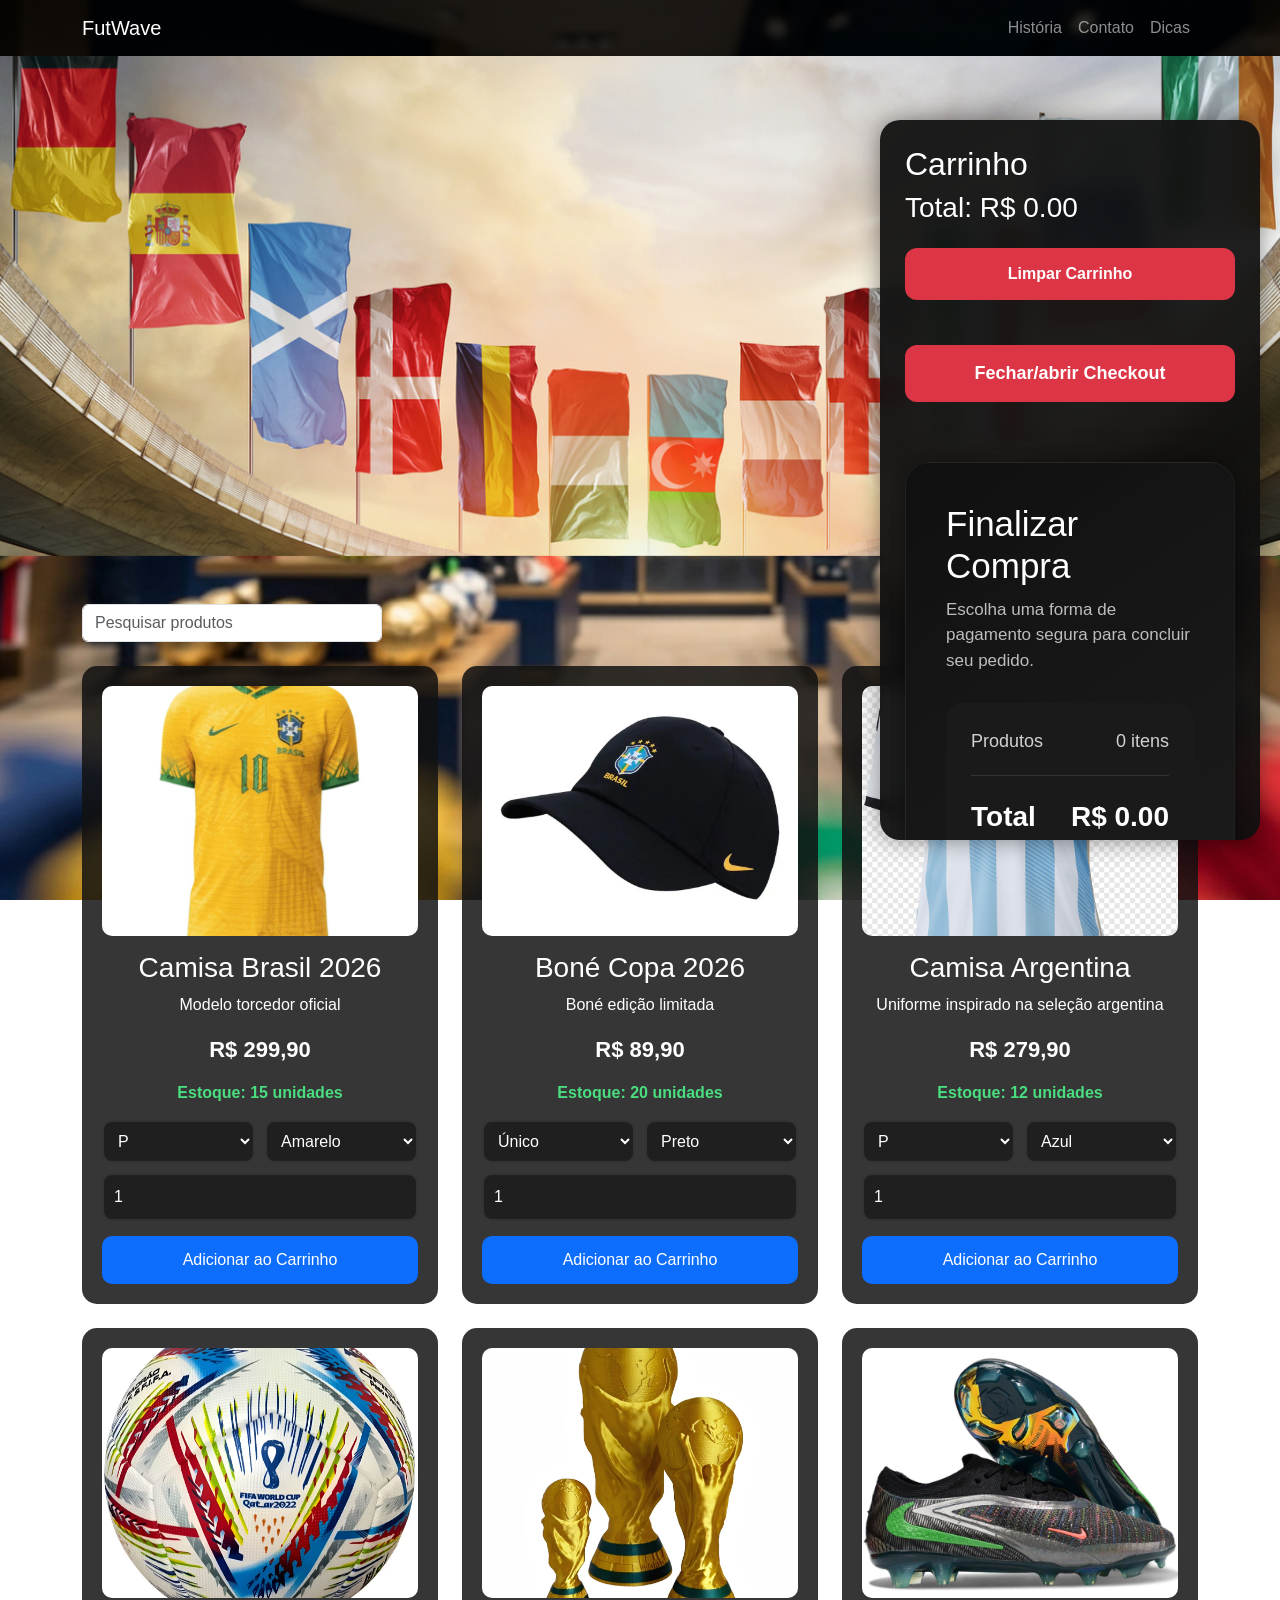
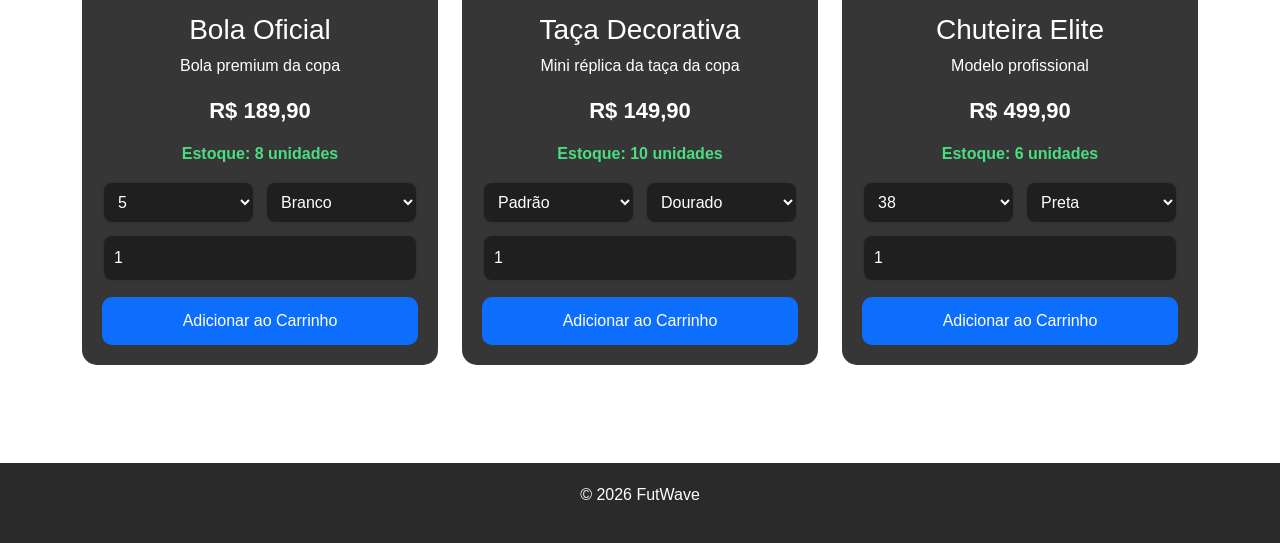
<file: index.html>
<!DOCTYPE html>
<html lang="pt-br">

<head>

    <meta charset="UTF-8">

    <meta name="viewport"
    content="width=device-width, initial-scale=1.0">

    <title>FutWave</title>

    <link href="https://cdn.jsdelivr.net/npm/bootstrap@5.3.3/dist/css/bootstrap.min.css"
    rel="stylesheet">

    <link rel="stylesheet"
    href="assets/css/style.css">

</head>

<body>

<header>

    <nav class="navbar navbar-expand-lg navbar-dark">

        <div class="container">

            <a class="navbar-brand"
            href="index.html">

                FutWave

            </a>

            <button class="navbar-toggler"
            type="button"
            data-bs-toggle="collapse"
            data-bs-target="#menu">

                <span class="navbar-toggler-icon"></span>

            </button>

            <div class="collapse navbar-collapse"
            id="menu">

                <ul class="navbar-nav ms-auto">

                    <li class="nav-item">

                        <a class="nav-link"
                        href="menu1.html">

                            História

                        </a>

                    </li>

                    <li class="nav-item">

                        <a class="nav-link"
                        href="menu2.html">

                            Contato

                        </a>

                    </li>

                    <li class="nav-item">

                        <a class="nav-link"
                        href="menu3.html">

                            Dicas

                        </a>

                    </li>

                </ul>

            </div>

        </div>

    </nav>

</header>

<section class="banner">

    <div id="carouselBanner"
    class="carousel slide carousel-fade"
    data-bs-ride="carousel"
    data-bs-interval="3000">

        <div class="carousel-inner">

            <div class="carousel-item active">

                <img src="copa.jpg"
                class="d-block w-100"
                alt="">

            </div>

            <div class="carousel-item">

                <img src="copa1.jpg"
                class="d-block w-100"
                alt="">

            </div>

            <div class="carousel-item">

                <img src="copa2.jpg"
                class="d-block w-100"
                alt="">

            </div>

            <div class="carousel-item">

                <img src="copa3.jpg"
                class="d-block w-100"
                alt="">

            </div>

        </div>

    </div>

</section>

<section class="container py-5">

    <div class="d-flex justify-content-between align-items-center mb-4 flex-wrap gap-3">

        <input type="text"
        class="form-control busca"
        id="campoPesquisa"
        placeholder="Pesquisar produtos">

        <select class="form-select filtro"
        id="filtroCategoria">

            <option value="todos">
                Todos
            </option>

            <option value="camisas">
                Camisas
            </option>

            <option value="bolas">
                Bolas
            </option>

            <option value="acessorios">
                Acessórios
            </option>

            <option value="bones">
                Bonés
            </option>

            <option value="chuteiras">
                Chuteiras
            </option>

        </select>

    </div>

    <div class="row g-4"
    id="listaProdutos">



<div class="col-md-4 produto-item"
data-nome="camisa brasil"
data-categoria="camisas">

    <div class="card-produto">

        <img src="camisa_brasil.png" alt="">

        <h3>Camisa Brasil 2026</h3>

        <p>Modelo torcedor oficial</p>

        <span>R$ 299,90</span>

        <p class="estoque">
            Estoque: 15 unidades
        </p>

        <div class="produto-opcoes">

            <select id="tamanho-1">

                <option>P</option>
                <option>M</option>
                <option>G</option>
                <option>GG</option>

            </select>

            <select id="cor-1">

                <option>Amarelo</option>
                <option>Azul</option>
                <option>Preto</option>

            </select>

            <input type="number"
            id="quantidade-1"
            value="1"
            min="1">

        </div>

        <button onclick="adicionarCarrinho('Camisa Brasil',299.90,1)">

            Adicionar ao Carrinho

        </button>

    </div>

</div>



<div class="col-md-4 produto-item"
data-nome="bone copa"
data-categoria="bones">

    <div class="card-produto">

        <img src="bone_brasil.png" alt="">

        <h3>Boné Copa 2026</h3>

        <p>Boné edição limitada</p>

        <span>R$ 89,90</span>

        <p class="estoque">
            Estoque: 20 unidades
        </p>

        <div class="produto-opcoes">

            <select id="tamanho-2">

                <option>Único</option>

            </select>

            <select id="cor-2">

                <option>Preto</option>
                <option>Branco</option>
                <option>Azul</option>

            </select>

            <input type="number"
            id="quantidade-2"
            value="1"
            min="1">

        </div>

        <button onclick="adicionarCarrinho('Boné Copa',89.90,2)">

            Adicionar ao Carrinho

        </button>

    </div>

</div>



<div class="col-md-4 produto-item"
data-nome="camisa argentina"
data-categoria="camisas">

    <div class="card-produto">

        <img src="camisa_argentina.png" alt="">

        <h3>Camisa Argentina</h3>

        <p>Uniforme inspirado na seleção argentina</p>

        <span>R$ 279,90</span>

        <p class="estoque">
            Estoque: 12 unidades
        </p>

        <div class="produto-opcoes">

            <select id="tamanho-3">

                <option>P</option>
                <option>M</option>
                <option>G</option>
                <option>GG</option>

            </select>

            <select id="cor-3">

                <option>Azul</option>
                <option>Branco</option>

            </select>

            <input type="number"
            id="quantidade-3"
            value="1"
            min="1">

        </div>

        <button onclick="adicionarCarrinho('Camisa Argentina',279.90,3)">

            Adicionar ao Carrinho

        </button>

    </div>

</div>



<div class="col-md-4 produto-item"
data-nome="bola oficial"
data-categoria="bolas">

    <div class="card-produto">

        <img src="bolacopa.jpg" alt="">

        <h3>Bola Oficial</h3>

        <p>Bola premium da copa</p>

        <span>R$ 189,90</span>

        <p class="estoque">
            Estoque: 8 unidades
        </p>

        <div class="produto-opcoes">

            <select id="tamanho-4">

                <option>5</option>

            </select>

            <select id="cor-4">

                <option>Branco</option>
                <option>Dourado</option>

            </select>

            <input type="number"
            id="quantidade-4"
            value="1"
            min="1">

        </div>

        <button onclick="adicionarCarrinho('Bola Oficial',189.90,4)">

            Adicionar ao Carrinho

        </button>

    </div>

</div>



<div class="col-md-4 produto-item"
data-nome="taca decorativa"
data-categoria="acessorios">

    <div class="card-produto">

        <img src="taca.png" alt="">

        <h3>Taça Decorativa</h3>

        <p>Mini réplica da taça da copa</p>

        <span>R$ 149,90</span>

        <p class="estoque">
            Estoque: 10 unidades
        </p>

        <div class="produto-opcoes">

            <select id="tamanho-5">

                <option>Padrão</option>

            </select>

            <select id="cor-5">

                <option>Dourado</option>

            </select>

            <input type="number"
            id="quantidade-5"
            value="1"
            min="1">

        </div>

        <button onclick="adicionarCarrinho('Taça Decorativa',149.90,5)">

            Adicionar ao Carrinho

        </button>

    </div>

</div>

<!-- CHUTEIRA -->

<div class="col-md-4 produto-item"
data-nome="chuteira elite"
data-categoria="chuteiras">

    <div class="card-produto">

        <img src="chuteira.png" alt="">

        <h3>Chuteira Elite</h3>

        <p>Modelo profissional</p>

        <span>R$ 499,90</span>

        <p class="estoque">
            Estoque: 6 unidades
        </p>

        <div class="produto-opcoes">

            <select id="tamanho-6">

                <option>38</option>
                <option>39</option>
                <option>40</option>
                <option>41</option>
                <option>42</option>

            </select>

            <select id="cor-6">

                <option>Preta</option>
                <option>Azul</option>

            </select>

            <input type="number"
            id="quantidade-6"
            value="1"
            min="1">

        </div>

        <button onclick="adicionarCarrinho('Chuteira Elite',499.90,6)">

            Adicionar ao Carrinho

        </button>

    </div>

</div>

    </div>

</section>

<section class="carrinho-flutuante">

    <div class="carrinho-area">

        <h2>
            Carrinho
        </h2>

        <div id="carrinho"></div>

        <h3 id="total">
            Total: R$ 0,00
        </h3>

        <button class="btn-limpar"
        onclick="limparCarrinho()">

            Limpar Carrinho

        </button>
            <button class="btn-fechar-checkout"
onclick="toggleCheckout()">

    Fechar/abrir Checkout

</button>
        <div class="checkout-box">

            <div class="checkout-topo">

                <h2>
                    Finalizar Compra
                </h2>

                <p>
                    Escolha uma forma de pagamento segura para concluir seu pedido.
                </p>

            </div>

            <div class="resumo-checkout">

                <div class="linha-checkout">

                    <span>
                        Produtos
                    </span>

                    <span id="quantidadeCheckout">
                        0 itens
                    </span>

                </div>

                <div class="linha-checkout total">

                    <span>
                        Total
                    </span>

                    <span id="totalCheckout">
                        R$ 0,00
                    </span>

                </div>

            </div>

            <div class="paypal-box">

                <div id="paypal-button-container"></div>

            </div>

        </div>

    </div>

</section>

<footer>

    <p>
        © 2026 FutWave
    </p>

</footer>

<script src="https://www.paypal.com/sdk/js?client-id=ASeolmVrjPIiiYCnIqt_FaMd7uxGaNGWio6xS896QeFeKUfRW_4M-hioigWWdGzm__-xZL-8jGQ1Y8Nn&currency=BRL"></script>

<script src="assets/js/script.js"></script>

<script src="https://cdn.jsdelivr.net/npm/bootstrap@5.3.3/dist/js/bootstrap.bundle.min.js"></script>

</body>
</html>
</file>
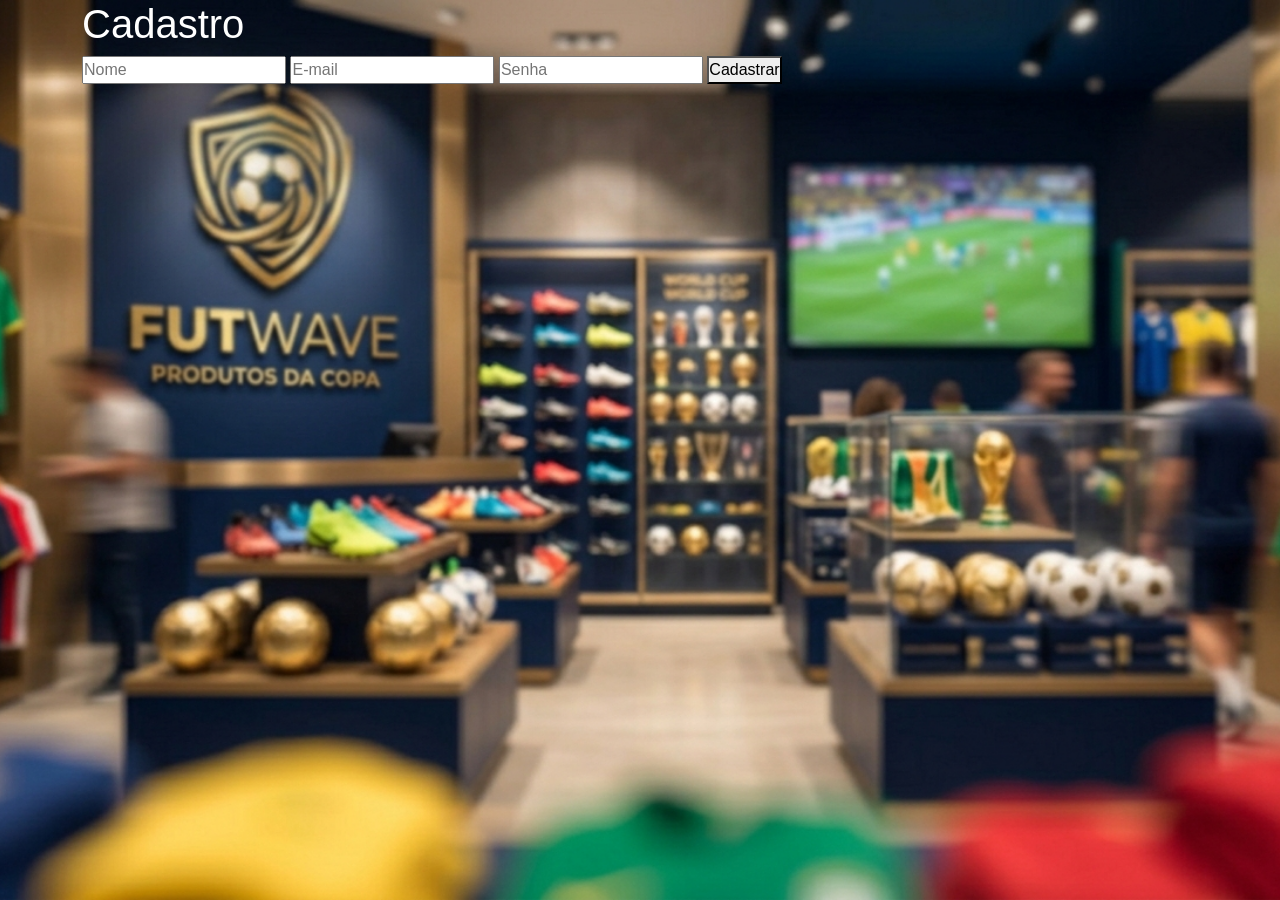
<file: cadastro.html>
<!DOCTYPE html>
<html lang="pt-br">

<head>
    <meta charset="UTF-8">
    <meta name="viewport" content="width=device-width, initial-scale=1.0">
    <title>Cadastro</title>

    <link href="https://cdn.jsdelivr.net/npm/bootstrap@5.3.3/dist/css/bootstrap.min.css" rel="stylesheet">
    <link rel="stylesheet" href="assets/css/style.css">
</head>

<body>

<section class="container cadastro-area">

    <form class="formulario">

        <h1>Cadastro</h1>

        <input type="text" placeholder="Nome">

        <input type="email" placeholder="E-mail">

        <input type="password" placeholder="Senha">

        <button>Cadastrar</button>

    </form>

</section>

</body>
</html>
</file>
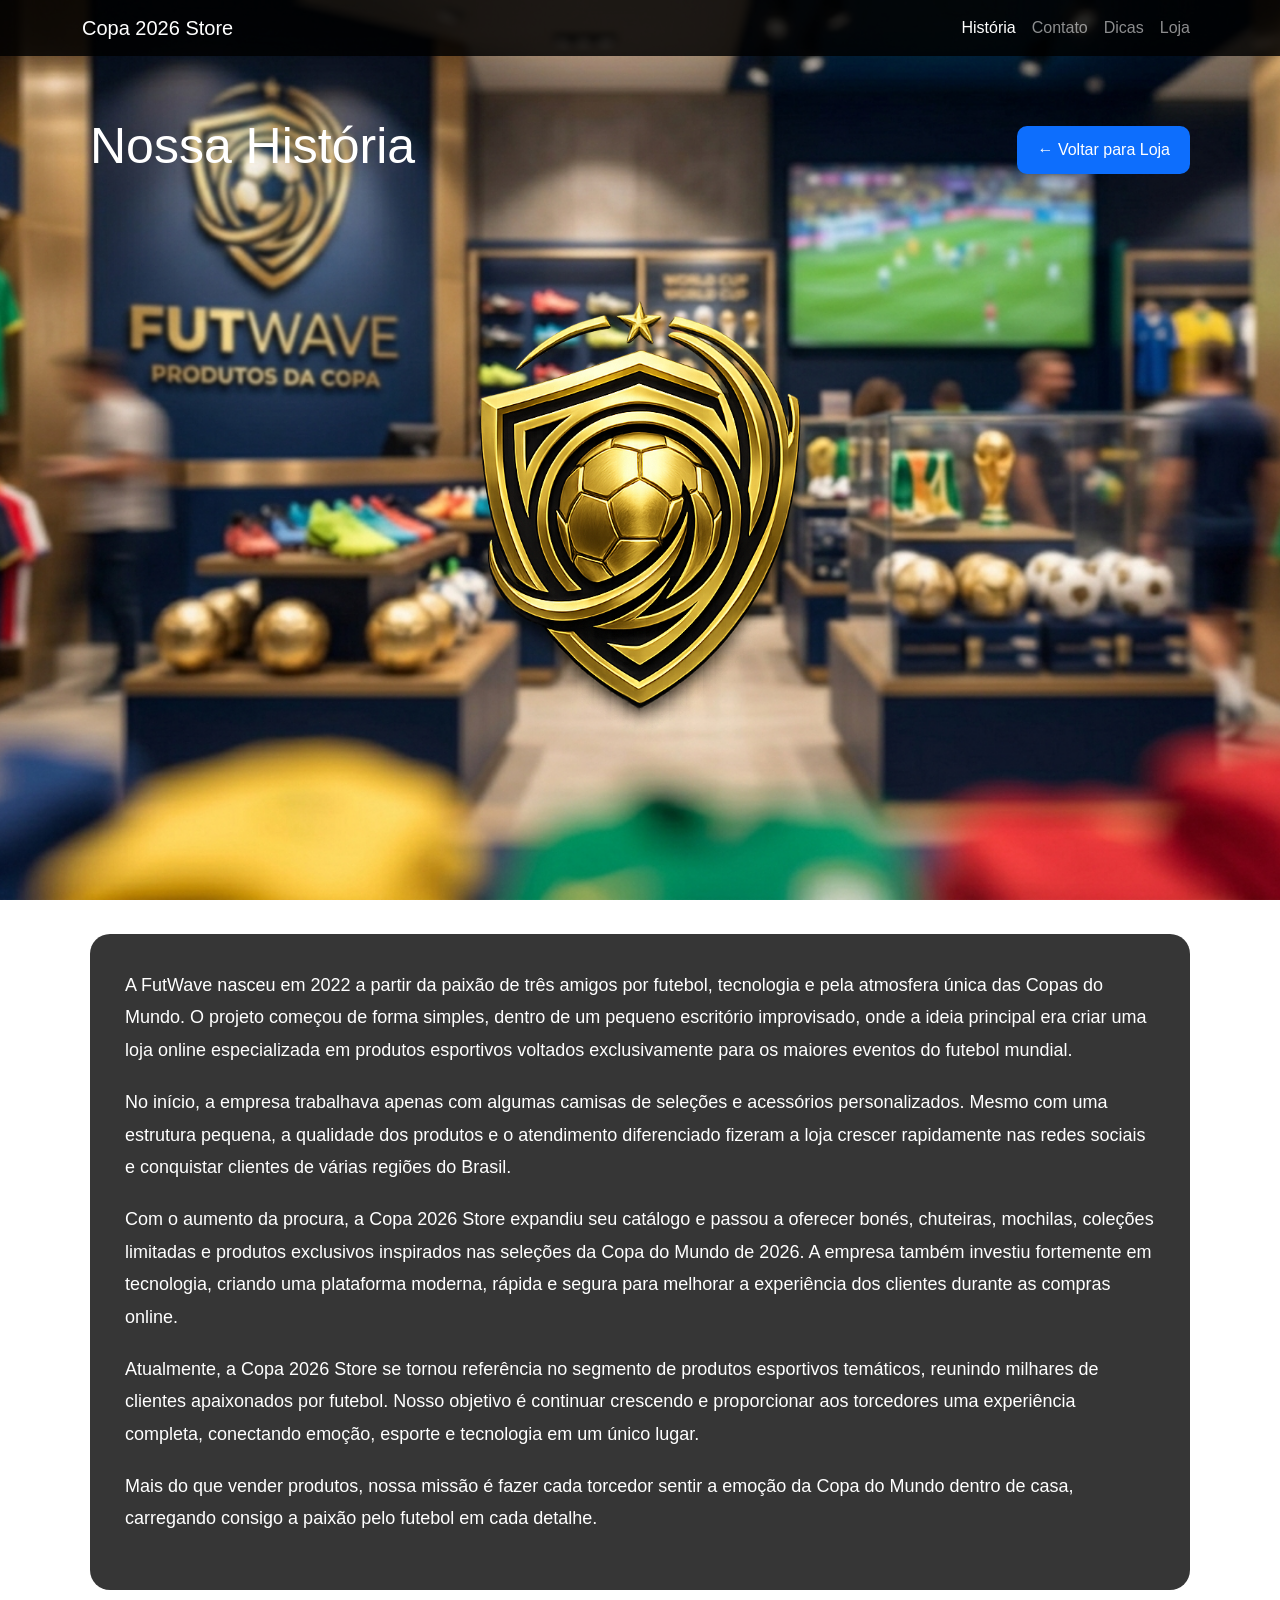
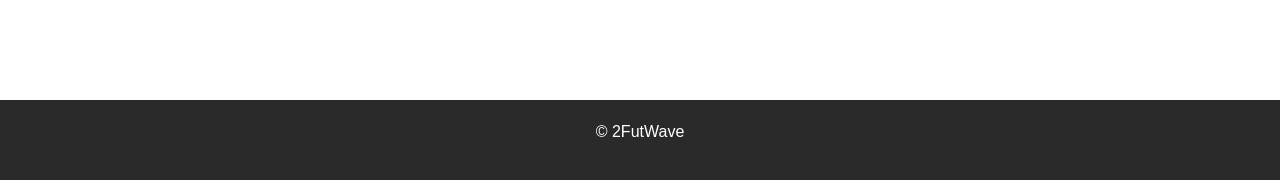
<file: menu1.html>
<!DOCTYPE html>
<html lang="pt-br">

<head>
    <meta charset="UTF-8">
    <meta name="viewport" content="width=device-width, initial-scale=1.0">

    <title>História</title>

    <link href="https://cdn.jsdelivr.net/npm/bootstrap@5.3.3/dist/css/bootstrap.min.css" rel="stylesheet">

    <link rel="stylesheet" href="assets/css/style.css">
</head>

<body>

<header>

    <nav class="navbar navbar-expand-lg navbar-dark">

        <div class="container">

            <a class="navbar-brand" href="index.html">
                Copa 2026 Store
            </a>

            <button class="navbar-toggler" type="button" data-bs-toggle="collapse" data-bs-target="#menu">
                <span class="navbar-toggler-icon"></span>
            </button>

            <div class="collapse navbar-collapse" id="menu">

                <ul class="navbar-nav ms-auto">

                    <li class="nav-item">
                        <a class="nav-link active" href="menu1.html">
                            História
                        </a>
                    </li>

                    <li class="nav-item">
                        <a class="nav-link" href="menu2.html">
                            Contato
                        </a>
                    </li>

                    <li class="nav-item">
                        <a class="nav-link" href="menu3.html">
                            Dicas
                        </a>
                    </li>

                    <li class="nav-item">
                        <a class="nav-link" href="index.html">
                            Loja
                        </a>
                    </li>

                </ul>

            </div>

        </div>

    </nav>

</header>

<section class="pagina container">

    <div class="topo-pagina">

        <h1>Nossa História</h1>

        <a href="index.html" class="btn-voltar">
            ← Voltar para Loja
        </a>

    </div>

    <img src="brasao.png" alt="">

    <div class="conteudo-historia">

        <p>
            A FutWave nasceu em 2022 a partir da paixão de três amigos por futebol, tecnologia e pela atmosfera única das Copas do Mundo. O projeto começou de forma simples, dentro de um pequeno escritório improvisado, onde a ideia principal era criar uma loja online especializada em produtos esportivos voltados exclusivamente para os maiores eventos do futebol mundial.
        </p>

        <p>
            No início, a empresa trabalhava apenas com algumas camisas de seleções e acessórios personalizados. Mesmo com uma estrutura pequena, a qualidade dos produtos e o atendimento diferenciado fizeram a loja crescer rapidamente nas redes sociais e conquistar clientes de várias regiões do Brasil.
        </p>

        <p>
            Com o aumento da procura, a Copa 2026 Store expandiu seu catálogo e passou a oferecer bonés, chuteiras, mochilas, coleções limitadas e produtos exclusivos inspirados nas seleções da Copa do Mundo de 2026. A empresa também investiu fortemente em tecnologia, criando uma plataforma moderna, rápida e segura para melhorar a experiência dos clientes durante as compras online.
        </p>

        <p>
            Atualmente, a Copa 2026 Store se tornou referência no segmento de produtos esportivos temáticos, reunindo milhares de clientes apaixonados por futebol. Nosso objetivo é continuar crescendo e proporcionar aos torcedores uma experiência completa, conectando emoção, esporte e tecnologia em um único lugar.
        </p>

        <p>
            Mais do que vender produtos, nossa missão é fazer cada torcedor sentir a emoção da Copa do Mundo dentro de casa, carregando consigo a paixão pelo futebol em cada detalhe.
        </p>

    </div>

</section>

<footer>

    <p>
        © 2FutWave
    </p>

</footer>

<script src="https://cdn.jsdelivr.net/npm/bootstrap@5.3.3/dist/js/bootstrap.bundle.min.js"></script>

</body>
</html>
</file>
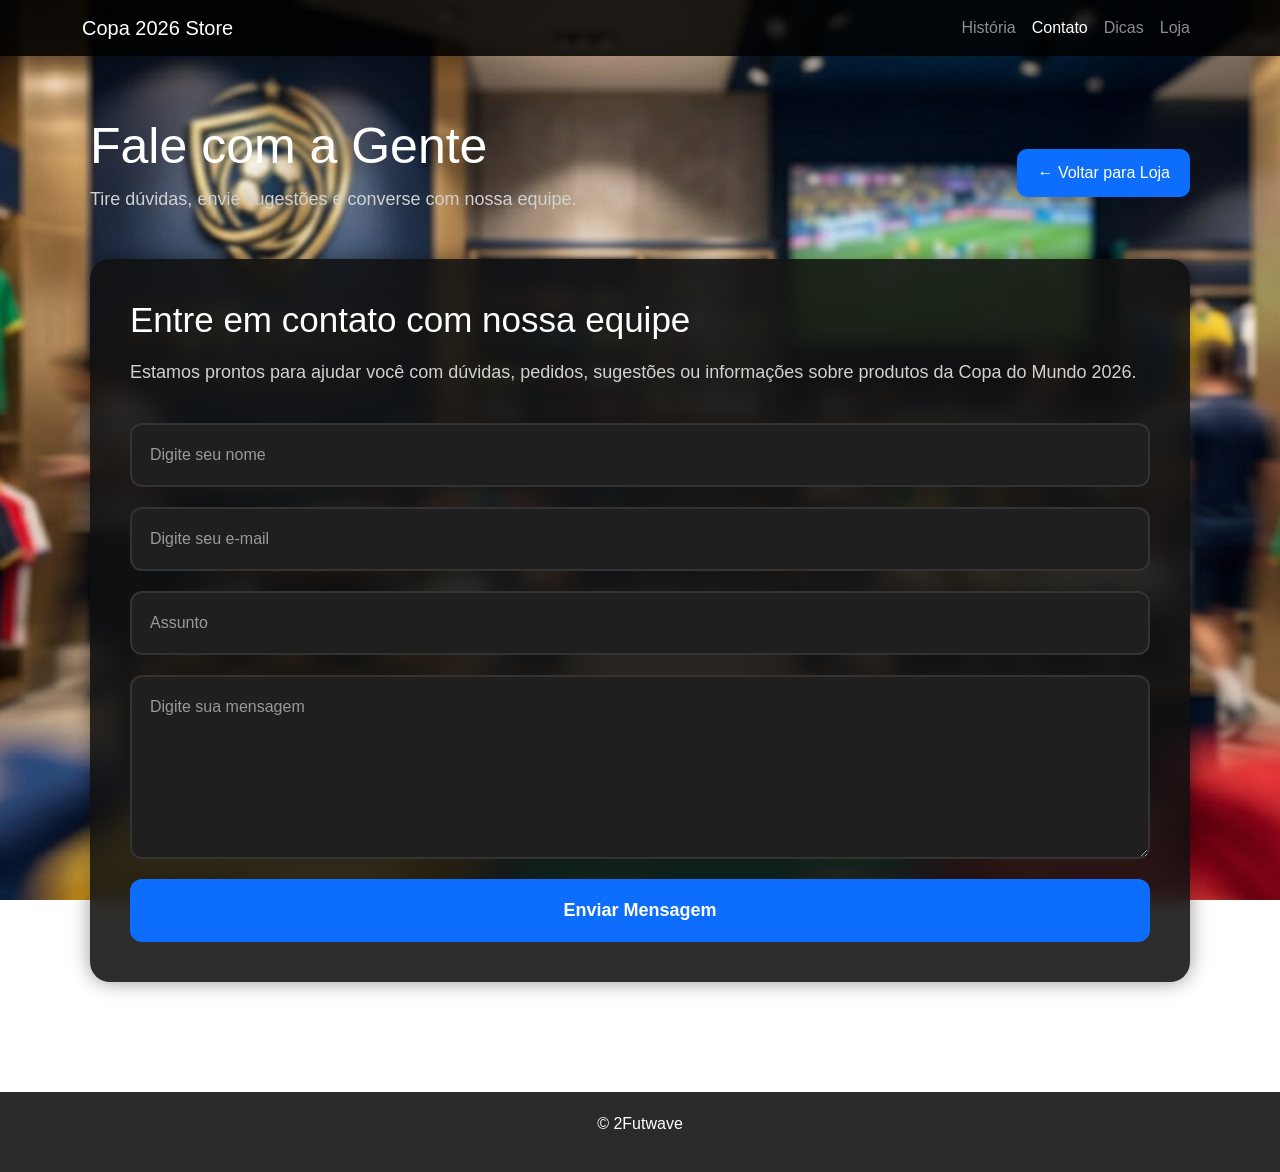
<file: menu2.html>
<!DOCTYPE html>
<html lang="pt-br">

<head>
    <meta charset="UTF-8">
    <meta name="viewport" content="width=device-width, initial-scale=1.0">

    <title>Fale com a Gente</title>

    <link href="https://cdn.jsdelivr.net/npm/bootstrap@5.3.3/dist/css/bootstrap.min.css" rel="stylesheet">

    <link rel="stylesheet" href="assets/css/style.css">
</head>

<body>

<header>

    <nav class="navbar navbar-expand-lg navbar-dark">

        <div class="container">

            <a class="navbar-brand" href="index.html">
                Copa 2026 Store
            </a>

            <button class="navbar-toggler" type="button" data-bs-toggle="collapse" data-bs-target="#menu">
                <span class="navbar-toggler-icon"></span>
            </button>

            <div class="collapse navbar-collapse" id="menu">

                <ul class="navbar-nav ms-auto">

                    <li class="nav-item">
                        <a class="nav-link" href="menu1.html">
                            História
                        </a>
                    </li>

                    <li class="nav-item">
                        <a class="nav-link active" href="menu2.html">
                            Contato
                        </a>
                    </li>

                    <li class="nav-item">
                        <a class="nav-link" href="menu3.html">
                            Dicas
                        </a>
                    </li>

                    <li class="nav-item">
                        <a class="nav-link" href="index.html">
                            Loja
                        </a>
                    </li>

                </ul>

            </div>

        </div>

    </nav>

</header>

<section class="pagina container">

    <div class="topo-pagina">

        <div>

            <h1>Fale com a Gente</h1>

            <p class="subtitulo-pagina">
                Tire dúvidas, envie sugestões e converse com nossa equipe.
            </p>

        </div>

        <a href="index.html" class="btn-voltar">
            ← Voltar para Loja
        </a>

    </div>

    <div class="contato-box">

        <div class="texto-contato">

            <h2>
                Entre em contato com nossa equipe
            </h2>

            <p>
                Estamos prontos para ajudar você com dúvidas, pedidos, sugestões ou informações sobre produtos da Copa do Mundo 2026.
            </p>

        </div>

        <form class="formulario-contato">

            <input type="text" placeholder="Digite seu nome">

            <input type="email" placeholder="Digite seu e-mail">

            <input type="text" placeholder="Assunto">

            <textarea rows="6" placeholder="Digite sua mensagem"></textarea>

            <button type="submit">
                Enviar Mensagem
            </button>

        </form>

    </div>

</section>

<footer>

    <p>
        © 2Futwave
    </p>

</footer>

<script src="https://cdn.jsdelivr.net/npm/bootstrap@5.3.3/dist/js/bootstrap.bundle.min.js"></script>

</body>
</html>
</file>
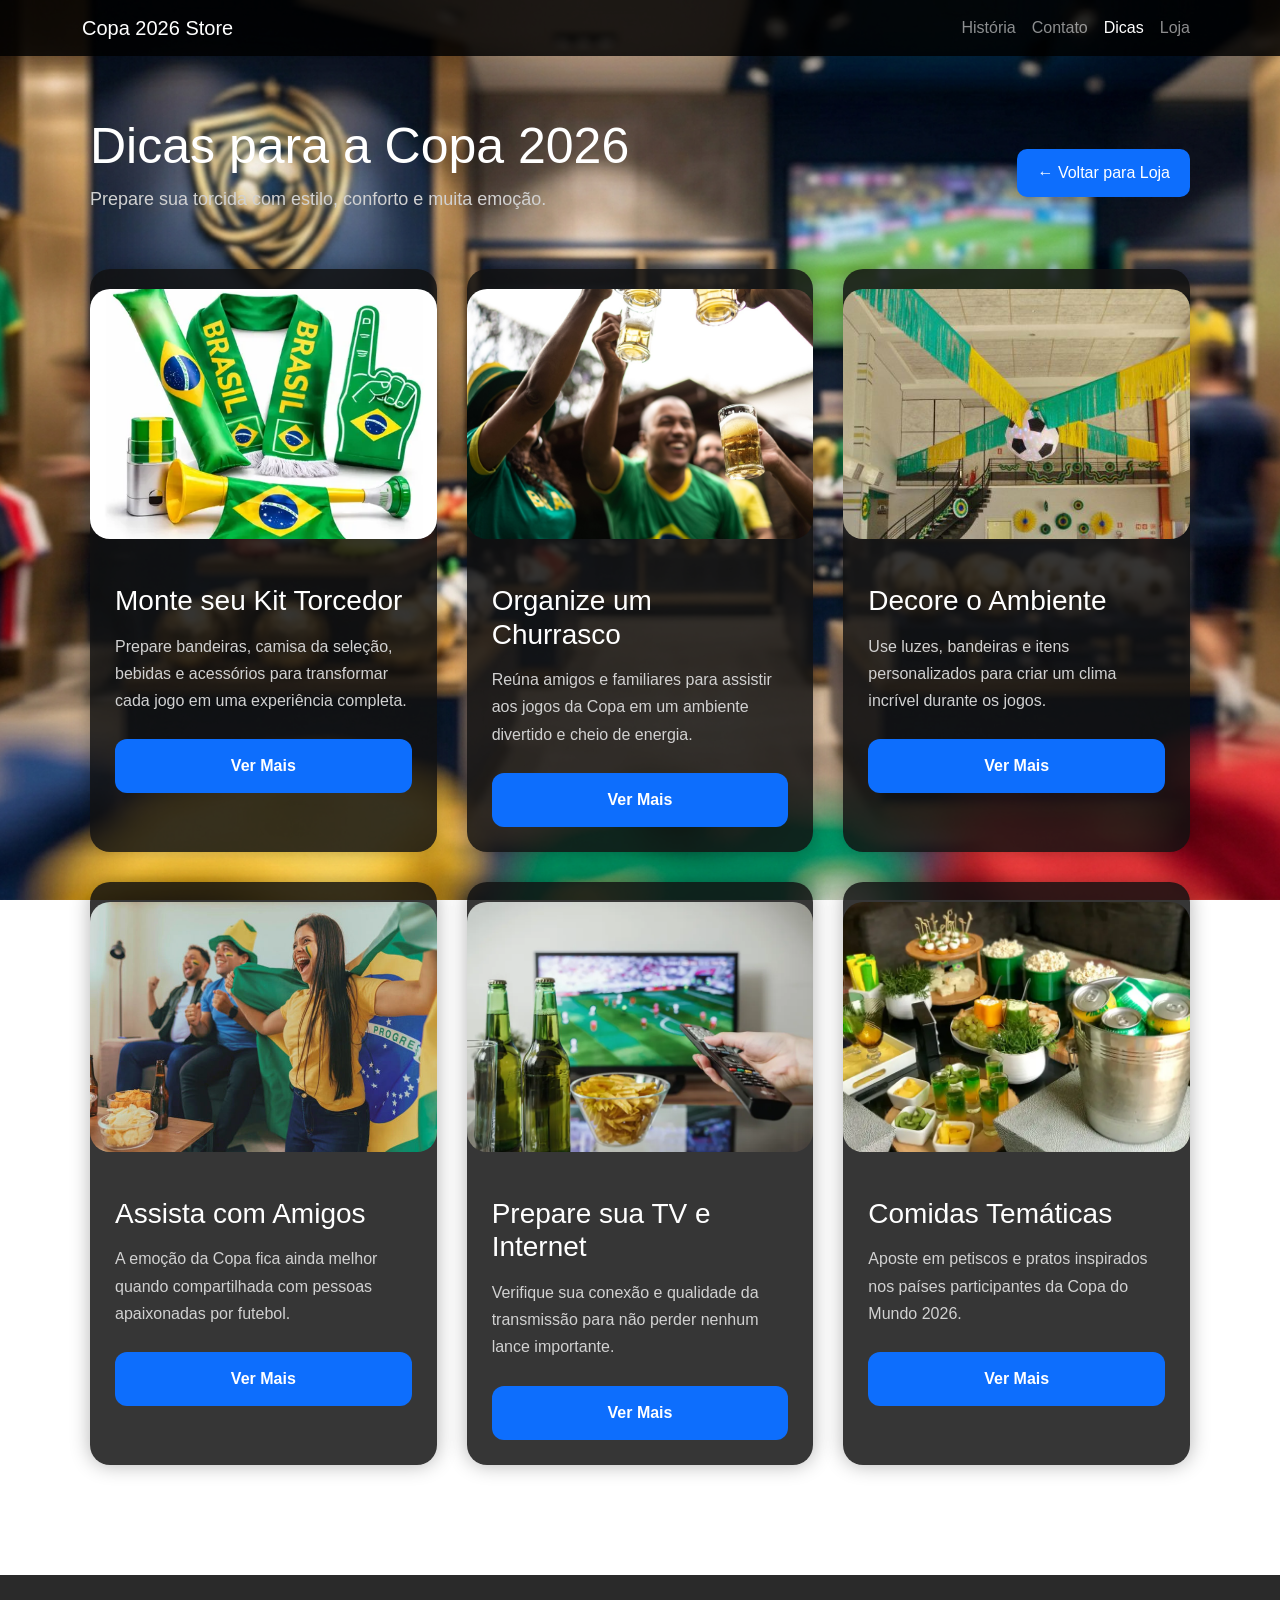
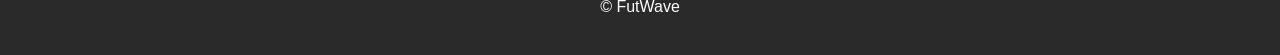
<file: menu3.html>
<!DOCTYPE html>
<html lang="pt-br">

<head>
    <meta charset="UTF-8">
    <meta name="viewport" content="width=device-width, initial-scale=1.0">

    <title>Dicas Copa 2026</title>

    <link href="https://cdn.jsdelivr.net/npm/bootstrap@5.3.3/dist/css/bootstrap.min.css" rel="stylesheet">

    <link rel="stylesheet" href="assets/css/style.css">
</head>

<body>

<header>

    <nav class="navbar navbar-expand-lg navbar-dark">

        <div class="container">

            <a class="navbar-brand" href="index.html">
                Copa 2026 Store
            </a>

            <button class="navbar-toggler" type="button" data-bs-toggle="collapse" data-bs-target="#menu">
                <span class="navbar-toggler-icon"></span>
            </button>

            <div class="collapse navbar-collapse" id="menu">

                <ul class="navbar-nav ms-auto">

                    <li class="nav-item">
                        <a class="nav-link" href="menu1.html">
                            História
                        </a>
                    </li>

                    <li class="nav-item">
                        <a class="nav-link" href="menu2.html">
                            Contato
                        </a>
                    </li>

                    <li class="nav-item">
                        <a class="nav-link active" href="menu3.html">
                            Dicas
                        </a>
                    </li>

                    <li class="nav-item">
                        <a class="nav-link" href="index.html">
                            Loja
                        </a>
                    </li>

                </ul>

            </div>

        </div>

    </nav>

</header>

<section class="pagina container">

    <div class="topo-pagina">

        <div>

            <h1>Dicas para a Copa 2026</h1>

            <p class="subtitulo-pagina">
                Prepare sua torcida com estilo, conforto e muita emoção.
            </p>

        </div>

        <a href="index.html" class="btn-voltar">
            ← Voltar para Loja
        </a>

    </div>

    <div class="dicas-grid">

        <div class="dica-card-premium">

            <img src="kitcopa.webp" alt="">

            <div class="dica-conteudo">

                <h3>Monte seu Kit Torcedor</h3>

                <p>
                    Prepare bandeiras, camisa da seleção, bebidas e acessórios para transformar cada jogo em uma experiência completa.
                </p>

                <button>
                    Ver Mais
                </button>

            </div>

        </div>

        <div class="dica-card-premium">

            <img src="churrasco.jpg" alt="">

            <div class="dica-conteudo">

                <h3>Organize um Churrasco</h3>

                <p>
                    Reúna amigos e familiares para assistir aos jogos da Copa em um ambiente divertido e cheio de energia.
                </p>

                <button>
                    Ver Mais
                </button>

            </div>

        </div>

        <div class="dica-card-premium">

            <img src="decoracao.jpg" alt="">

            <div class="dica-conteudo">

                <h3>Decore o Ambiente</h3>

                <p>
                    Use luzes, bandeiras e itens personalizados para criar um clima incrível durante os jogos.
                </p>

                <button>
                    Ver Mais
                </button>

            </div>

        </div>

        <div class="dica-card-premium">

            <img src="amigos.jpg" alt="">

            <div class="dica-conteudo">

                <h3>Assista com Amigos</h3>

                <p>
                    A emoção da Copa fica ainda melhor quando compartilhada com pessoas apaixonadas por futebol.
                </p>

                <button>
                    Ver Mais
                </button>

            </div>

        </div>

        <div class="dica-card-premium">

            <img src="televisao.webp" alt="">

            <div class="dica-conteudo">

                <h3>Prepare sua TV e Internet</h3>

                <p>
                    Verifique sua conexão e qualidade da transmissão para não perder nenhum lance importante.
                </p>

                <button>
                    Ver Mais
                </button>

            </div>

        </div>

        <div class="dica-card-premium">

            <img src="comidas.webp" alt="">

            <div class="dica-conteudo">

                <h3>Comidas Temáticas</h3>

                <p>
                    Aposte em petiscos e pratos inspirados nos países participantes da Copa do Mundo 2026.
                </p>

                <button>
                    Ver Mais
                </button>

            </div>

        </div>

    </div>

</section>

<footer>

    <p>
        © FutWave
    </p>

</footer>

<script src="https://cdn.jsdelivr.net/npm/bootstrap@5.3.3/dist/js/bootstrap.bundle.min.js"></script>

</body>
</html>
</file>
<file: assets/css/style.css>
*{
    margin:0;
    padding:0;
    box-sizing:border-box;
    font-family:Arial, Helvetica, sans-serif;
}

body{

    margin:0;

    padding:0;

    font-family:Arial, Helvetica, sans-serif;

    background-image:url("../../fundo.png");

    background-size:cover;

    background-position:center;

    background-repeat:no-repeat;

    background-attachment:fixed;

    position:relative;

    color: white;

}

.navbar{
    background:#000000d5;
}

.banner img{
    width:100%;
    height:500px;
    object-fit:cover;
}

.busca{
    max-width:300px;
}

.filtro{
    max-width:200px;
}

.card-produto{
    background:#111111d7;
    border-radius:15px;
    padding:20px;
    text-align:center;
    height:100%;
}

.card-produto img{
    width:100%;
    height:250px;
    object-fit:cover;
    border-radius:10px;
}

.card-produto h3{
    margin-top:15px;
}

.card-produto span{
    display:block;
    margin:15px 0;
    font-size:22px;
    font-weight:bold;
}

.card-produto button{
    width:100%;
    border:none;
    padding:12px;
    border-radius:10px;
    background:#0d6efd;
    color:white;
}

.carrinho-area{
    background:#111111d7;
    padding:30px;
    border-radius:20px;
    margin-bottom:40px;
}

.item-carrinho{
    display:flex;
    justify-content:space-between;
    align-items:center;
    margin-bottom:15px;
    background:#1d1d1d;
    padding:15px;
    border-radius:10px;
}

.item-carrinho button{
    background:red;
    border:none;
    color:white;
    padding:8px 15px;
    border-radius:8px;
}

footer{
    background:#000000d5;
    text-align:center;
    padding:20px;
    margin-top:50px;
}

.pagina{
    padding:60px 20px;
}

.pagina img{
    width:100%;
    max-height:650px;
    object-fit:cover;
    margin:20px 0;
    border-radius:20px;
}

.topo-pagina{
    display:flex;
    justify-content:space-between;
    align-items:center;
    margin-bottom:30px;
    gap:20px;
    flex-wrap:wrap;
}

.topo-pagina h1{
    font-size:50px;
}

.subtitulo-pagina{
    color:#d1d1d1;
    margin-top:10px;
    font-size:18px;
}

.btn-voltar{
    background:#0d6efd;
    color:white;
    text-decoration:none;
    padding:12px 20px;
    border-radius:10px;
    transition:0.3s;
}

.btn-voltar:hover{
    background:#0b5ed7;
}

.conteudo-historia{
    background:#111111d7;
    padding:35px;
    border-radius:20px;
    margin-top:30px;
    line-height:1.8;
    font-size:18px;
}

.conteudo-historia p{
    margin-bottom:20px;
}

.contato-box{
    background:rgba(17,17,17,0.88);

    padding:40px;

    border-radius:20px;

    margin-top:30px;

    box-shadow:
    0 0 20px rgba(0,0,0,0.4);

    backdrop-filter:blur(10px);
}

.texto-contato{
    margin-bottom:35px;
}

.texto-contato h2{
    font-size:35px;
    margin-bottom:15px;
    color:white;
}

.texto-contato p{
    color:#d1d1d1;
    line-height:1.8;
    font-size:18px;
}

.formulario-contato{
    display:flex;
    flex-direction:column;
    gap:20px;
}

.formulario-contato input,
.formulario-contato textarea{

    width:100%;

    background:#1f1f1f;

    border:2px solid #333;

    padding:18px;

    border-radius:12px;

    color:white;

    font-size:16px;

    transition:0.3s;

    outline:none;
}

.formulario-contato input::placeholder,
.formulario-contato textarea::placeholder{
    color:#999;
}

.formulario-contato input:focus,
.formulario-contato textarea:focus{

    border-color:#0d6efd;

    box-shadow:
    0 0 15px rgba(13,110,253,0.4);
}

.formulario-contato button{

    background:#0d6efd;

    border:none;

    padding:18px;

    border-radius:12px;

    color:white;

    font-size:18px;

    font-weight:bold;

    transition:0.3s;
}

.formulario-contato button:hover{

    background:#0b5ed7;

    transform:translateY(-2px);
}

.dicas{
    display:grid;
    grid-template-columns:repeat(auto-fit,minmax(250px,1fr));
    gap:20px;
}

.dica-card{
    background:#111111d7;
    padding:20px;
    border-radius:15px;
    text-align:center;
}

.dica-card img{
    width:100%;
    height:250px;
    object-fit:cover;
    border-radius:10px;
}

@media(max-width:768px){

    .banner img{
        height:250px;
    }

    .pagina{
        padding:20px;
    }

    .topo-pagina h1{
        font-size:38px;
    }

    .contato-box{
        padding:25px;
    }

    .texto-contato h2{
        font-size:25px;
    }

}

.dicas-grid{
    display:grid;

    grid-template-columns:
    repeat(auto-fit,minmax(320px,1fr));

    gap:30px;

    margin-top:40px;
}

.dica-card-premium{

    background:#111111d7;

    border-radius:20px;

    overflow:hidden;

    transition:0.4s;

    box-shadow:
    0 0 20px rgba(0,0,0,0.3);
}

.dica-card-premium:hover{

    transform:
    translateY(-8px);

    box-shadow:
    0 0 25px rgba(13,110,253,0.3);
}

.dica-card-premium img{

    width:100%;

    height:250px;

    object-fit:cover;
}

.dica-conteudo{
    padding:25px;
}

.dica-conteudo h3{

    font-size:28px;

    margin-bottom:15px;
}

.dica-conteudo p{

    color:#d1d1d1;

    line-height:1.7;

    margin-bottom:25px;
}

.dica-conteudo button{

    width:100%;

    padding:15px;

    border:none;

    border-radius:12px;

    background:#0d6efd;

    color:white;

    font-size:16px;

    font-weight:bold;

    transition:0.3s;
}

.dica-conteudo button:hover{

    background:#0b5ed7;

    transform:scale(1.02);
}

.checkout-box{

    background:
    linear-gradient(
        145deg,
        rgba(17,17,17,0.95),
        rgba(30,30,30,0.92)
    );

    border-radius:25px;

    padding:40px;

    margin-top:40px;

    box-shadow:
    0 0 30px rgba(0,0,0,0.45);

    border:
    1px solid rgba(255,255,255,0.05);

    backdrop-filter:blur(10px);
}

.checkout-topo{
    margin-bottom:30px;
}

.checkout-topo h2{

    font-size:35px;

    margin-bottom:10px;

    color:white;
}

.checkout-topo p{

    color:#bdbdbd;

    font-size:17px;
}

.resumo-checkout{

    background:#1a1a1a;

    padding:25px;

    border-radius:18px;

    margin-bottom:30px;
}

.linha-checkout{

    display:flex;

    justify-content:space-between;

    align-items:center;

    margin-bottom:15px;

    color:#d1d1d1;

    font-size:18px;
}

.linha-checkout.total{

    border-top:
    1px solid #333;

    padding-top:20px;

    margin-top:20px;

    font-size:28px;

    font-weight:bold;

    color:white;
}

.paypal-box{

    background:#151515;

    padding:25px;

    border-radius:18px;

    border:
    1px solid #2d2d2d;
}

#paypal-button-container{

    width:100%;
}

@media(max-width:768px){

    .checkout-box{

        padding:25px;
    }

    .checkout-topo h2{

        font-size:28px;
    }

    .linha-checkout.total{

        font-size:22px;
    }

}

@media(max-width:992px){

    .banner img{

        height:350px;

        object-fit:cover;
    }

    .checkout-box{

        padding:25px;
    }

    .checkout-topo h2{

        font-size:30px;
    }

    .linha-checkout.total{

        font-size:22px;
    }

}

@media(max-width:768px){

    .navbar-brand{

        font-size:22px;
    }

    .banner img{

        height:250px;
    }

    .card-produto{

        padding:20px;
    }

    .card-produto img{

        height:220px;

        object-fit:contain;
    }

    .card-produto h3{

        font-size:24px;
    }

    .checkout-box{

        padding:20px;
    }

    .checkout-topo h2{

        font-size:26px;
    }

    .checkout-topo p{

        font-size:15px;
    }

    .linha-checkout{

        font-size:16px;
    }

    .linha-checkout.total{

        font-size:20px;
    }

    .paypal-box{

        padding:15px;
    }

    .item-carrinho{

        flex-direction:column;

        gap:20px;

        align-items:flex-start;
    }

    .item-carrinho button{

        width:100%;
    }

    .busca,
    .filtro{

        width:100%;
    }

    .topo-pagina{

        flex-direction:column;

        align-items:flex-start;

        gap:20px;
    }

}

@media(max-width:480px){

    .banner img{

        height:180px;
    }

    .checkout-topo h2{

        font-size:22px;
    }

    .linha-checkout.total{

        font-size:18px;
    }

    .card-produto h3{

        font-size:20px;
    }

    .card-produto span{

        font-size:22px;
    }

    footer{

        text-align:center;
    }

}

.carrinho-flutuante{

    position:fixed;

    top:120px;

    right:20px;

    width:380px;

    z-index:999;

}

.carrinho-area{

    background:#111111f1;

    padding:25px;

    border-radius:20px;

    box-shadow:
    0 0 25px rgba(0,0,0,0.45);

    max-height:80vh;

    overflow-y:auto;

    backdrop-filter:blur(10px);
}

.btn-limpar{

    width:100%;

    border:none;

    padding:14px;

    margin-top:15px;

    margin-bottom:25px;

    border-radius:12px;

    background:#dc3545;

    color:white;

    font-size:16px;

    font-weight:bold;

    transition:0.3s;
}

.btn-limpar:hover{

    background:#bb2d3b;

    transform:translateY(-2px);
}

@media(max-width:992px){

    .carrinho-flutuante{

        position:relative;

        width:100%;

        right:0;

        top:0;

        margin-top:40px;
    }

}

.produto-opcoes{

    display:flex;

    gap:10px;

    margin:15px 0;

    flex-wrap:wrap;
}

.produto-opcoes select,
.produto-opcoes input{

    flex:1;

    background:#1f1f1f;

    border:2px solid #333;

    color:white;

    padding:10px;

    border-radius:10px;

    outline:none;

    transition:0.3s;
}

.produto-opcoes select:focus,
.produto-opcoes input:focus{

    border-color:#0d6efd;

    box-shadow:
    0 0 10px rgba(13,110,253,0.4);
}

.estoque{

    color:#4ade80;

    font-weight:bold;

    margin-top:10px;

    margin-bottom:10px;
}

.controle-quantidade{

    display:flex;

    align-items:center;

    gap:15px;

    margin-top:15px;
}

.controle-quantidade button{

    width:35px;

    height:35px;

    border:none;

    border-radius:8px;

    background:#0d6efd;

    color:white;

    font-size:20px;

    font-weight:bold;

    cursor:pointer;

    transition:0.3s;
}

.controle-quantidade button:hover{

    background:#0b5ed7;
}

.controle-quantidade span{

    font-size:18px;

    font-weight:bold;
}

.btn-remover{

    background:red;

    border:none;

    color:white;

    padding:10px 15px;

    border-radius:10px;

    transition:0.3s;
}

.btn-remover:hover{

    background:#cc0000;
}

.btn-fechar-checkout{

    width:100%;

    margin-top:20px;

    margin-bottom:20px;

    background:#dc3545;

    border:none;

    color:white;

    padding:15px;

    border-radius:12px;

    font-size:18px;

    font-weight:bold;

    transition:0.3s;
}

.btn-fechar-checkout:hover{

    background:#bb2d3b;
}
</file>
